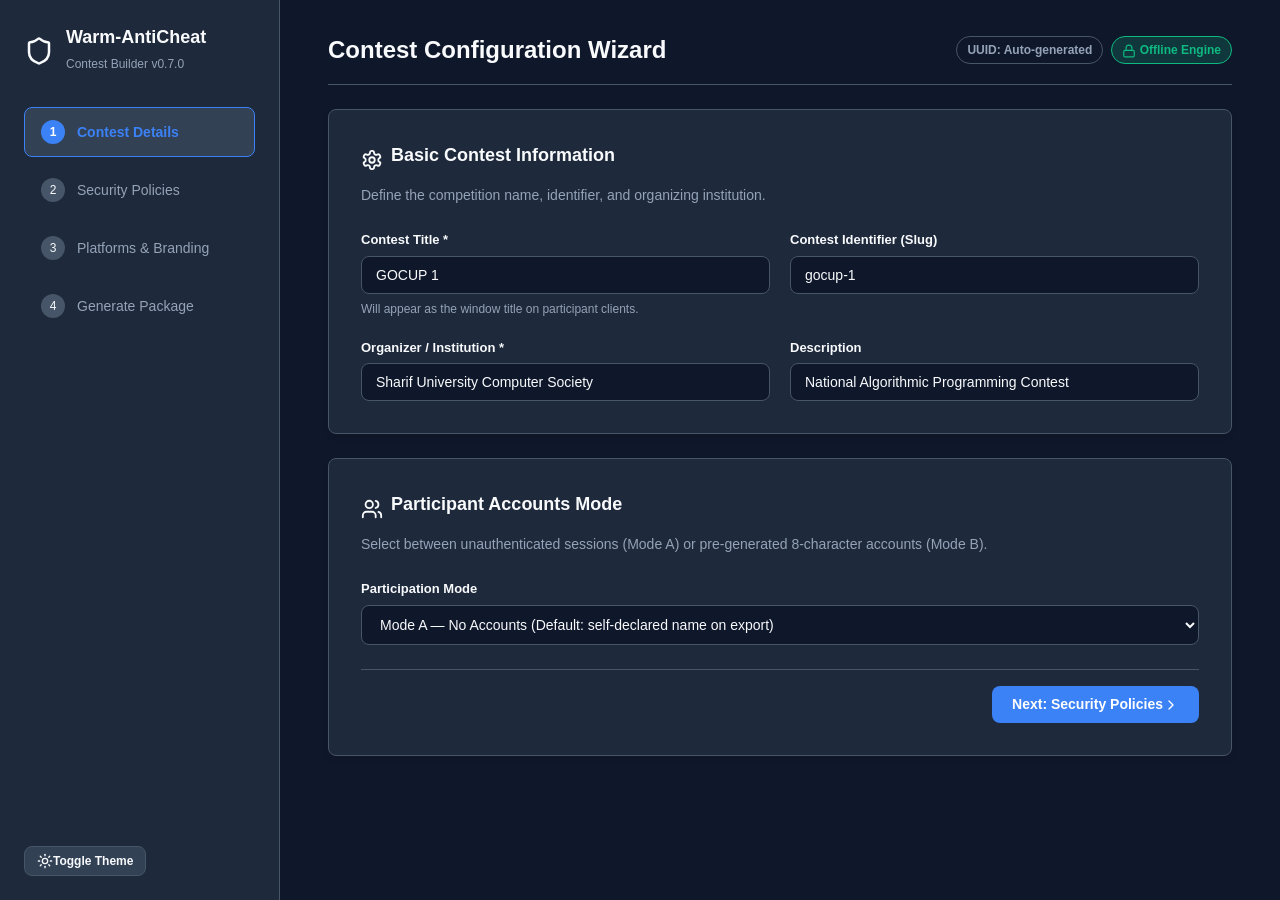
<file: apps/builder/ui/index.html>
<!DOCTYPE html>
<html lang="en" data-theme="dark">
<head>
  <meta charset="UTF-8">
  <meta name="viewport" content="width=device-width, initial-scale=1.0">
  <title>Warm-AntiCheat | Contest Builder</title>
  <link rel="icon" type="image/png" href="icon.png">
  <link rel="stylesheet" href="style.css">
</head>
<body>
  <div class="app-layout">
    <aside class="sidebar">
      <div class="brand">
        <div class="logo-shield" data-lucide="shield" data-size="30"></div>
        <div class="brand-text">
          <h2>Warm-AntiCheat</h2>
          <span class="subtext">Contest Builder v0.7.0</span>
        </div>
      </div>

      <nav class="nav-menu">
        <button class="nav-item active" data-step="1">
          <span class="step-num">1</span>
          <span class="step-label">Contest Details</span>
        </button>
        <button class="nav-item" data-step="2">
          <span class="step-num">2</span>
          <span class="step-label">Security Policies</span>
        </button>
        <button class="nav-item" data-step="3">
          <span class="step-num">3</span>
          <span class="step-label">Platforms &amp; Branding</span>
        </button>
        <button class="nav-item" data-step="4">
          <span class="step-num">4</span>
          <span class="step-label">Generate Package</span>
        </button>
      </nav>

      <div class="sidebar-footer">
        <button id="themeToggle" class="btn btn-secondary btn-sm">
          <span data-lucide="sun" data-size="16"></span>
          <span>Toggle Theme</span>
        </button>
      </div>
    </aside>

    <main class="main-content">
      <header class="content-header">
        <h1 id="pageTitle">Contest Configuration Wizard</h1>
        <div class="header-badges">
          <span class="badge badge-outline" id="contestUuidBadge">UUID: Auto-generated</span>
          <span class="badge badge-success"><span data-lucide="lock" data-size="14"></span> Offline Engine</span>
        </div>
      </header>

      <section class="wizard-step active" id="step1">
        <div class="card">
          <div style="display: flex; align-items: center; gap: 0.5rem; margin-bottom: 0.5rem;">
            <span data-lucide="settings" data-size="22"></span>
            <h3>Basic Contest Information</h3>
          </div>
          <p class="description">Define the competition name, identifier, and organizing institution.</p>
          
          <div class="form-grid">
            <div class="form-group">
              <label for="contestTitle">Contest Title *</label>
              <input type="text" id="contestTitle" value="GOCUP 1" placeholder="e.g. GOCUP 1" required>
              <span class="hint">Will appear as the window title on participant clients.</span>
            </div>

            <div class="form-group">
              <label for="contestId">Contest Identifier (Slug)</label>
              <input type="text" id="contestId" value="gocup-1" readonly>
            </div>

            <div class="form-group">
              <label for="organizerName">Organizer / Institution *</label>
              <input type="text" id="organizerName" value="Sharif University Computer Society" placeholder="e.g. ACM-ICPC Regional Committee" required>
            </div>

            <div class="form-group">
              <label for="contestDesc">Description</label>
              <input type="text" id="contestDesc" value="National Algorithmic Programming Contest" placeholder="Brief contest overview">
            </div>
          </div>
        </div>

        <div class="card mt-4">
          <div style="display: flex; align-items: center; gap: 0.5rem; margin-bottom: 0.5rem;">
            <span data-lucide="users" data-size="22"></span>
            <h3>Participant Accounts Mode</h3>
          </div>
          <p class="description">Select between unauthenticated sessions (Mode A) or pre-generated 8-character accounts (Mode B).</p>

          <div class="form-grid">
            <div class="form-group">
              <label for="participationMode">Participation Mode</label>
              <select id="participationMode">
                <option value="no_accounts" selected>Mode A — No Accounts (Default: self-declared name on export)</option>
                <option value="generated_accounts">Mode B — Generated Participant Accounts (Offline Argon2id)</option>
              </select>
            </div>

            <div class="form-group" id="accountCountGroup" style="display: none;">
              <label for="accountCount">Number of Participant Accounts</label>
              <input type="number" id="accountCount" value="50" min="1" max="10000">
            </div>
          </div>

          <div id="accountsActionGroup" style="display: none; margin-top: 1rem;">
            <div style="display: flex; gap: 0.5rem; align-items: center; flex-wrap: wrap;">
              <button class="btn btn-primary" id="previewAccountsBtn">
                <span data-lucide="key" data-size="16"></span>
                <span>Generate Accounts</span>
              </button>
              <button class="btn btn-secondary" id="regenerateAccountsBtn" style="display: none;">
                <span data-lucide="zap" data-size="16"></span>
                <span>Regenerate</span>
              </button>
              <button class="btn btn-secondary" id="copyAllCredsBtn" style="display: none;">
                <span data-lucide="file-text" data-size="16"></span>
                <span>Copy All</span>
              </button>
              <button class="btn btn-secondary" id="downloadCsvBtn" style="display: none;">
                <span data-lucide="download" data-size="16"></span>
                <span>Export CSV</span>
              </button>
              <button class="btn btn-secondary" id="downloadPdfBtn" style="display: none;">
                <span data-lucide="download" data-size="16"></span>
                <span>Export PDF</span>
              </button>
            </div>

            <div id="accountsPreviewArea" style="margin-top: 1rem; display: none;">
              <div style="background: rgba(239, 68, 68, 0.1); border: 1px solid rgba(239, 68, 68, 0.3); border-radius: 6px; padding: 0.75rem; margin-bottom: 1rem;">
                <strong style="color: #ef4444;"><span data-lucide="shield-alert" data-size="16"></span> Confidential Credentials:</strong>
                <span style="font-size: 0.85rem; color: var(--text-color);"> These passwords are visible exclusively to the contest administrator. They are not bundled into participant packages or stored in public logs.</span>
              </div>

              <div style="display: flex; justify-content: space-between; align-items: center; margin-bottom: 0.5rem;">
                <span class="badge badge-success" id="accountsStatusBadge"></span>
                <input type="text" id="accountsSearchInput" placeholder="Filter by username or UUID..." style="width: 250px; font-size: 0.85rem; padding: 0.35rem 0.5rem;">
              </div>

              <div style="max-height: 280px; overflow-y: auto; border: 1px solid var(--border-color); border-radius: 6px;">
                <table class="data-table" style="width: 100%; border-collapse: collapse; font-size: 0.85rem;">
                  <thead>
                    <tr style="background: var(--bg-card); position: sticky; top: 0; z-index: 1;">
                      <th style="padding: 0.5rem; text-align: left; width: 40px;">#</th>
                      <th style="padding: 0.5rem; text-align: left;">Username</th>
                      <th style="padding: 0.5rem; text-align: left;">Password</th>
                      <th style="padding: 0.5rem; text-align: left;">Account UUID</th>
                      <th style="padding: 0.5rem; text-align: center; width: 140px;">Actions</th>
                    </tr>
                  </thead>
                  <tbody id="accountsTableBody"></tbody>
                </table>
              </div>
            </div>
          </div>

          <div class="step-actions mt-4">
            <button class="btn btn-primary next-step" data-next="2">Next: Security Policies <span data-lucide="chevron-right" data-size="16"></span></button>
          </div>
        </div>
      </section>

      <section class="wizard-step" id="step2">
        <div class="card">
          <div style="display: flex; align-items: center; gap: 0.5rem; margin-bottom: 0.5rem;">
            <span data-lucide="shield-check" data-size="22"></span>
            <h3>Prohibited Applications &amp; Restricted Domains</h3>
          </div>
          <p class="description">Configure which process executables and online domains trigger policy events.</p>

          <div class="policy-section">
            <h4>Prohibited Executables (Local AI &amp; Inference Runtimes)</h4>
            <div class="tags-input-container" id="appsContainer"></div>
            <div class="input-with-btn">
              <input type="text" id="newAppInput" placeholder="Add executable (e.g. ollama.exe)">
              <button class="btn btn-secondary" id="addAppBtn"><span data-lucide="plus" data-size="16"></span> Add Application</button>
            </div>
          </div>

          <div class="policy-section mt-4">
            <h4>Restricted Online Domains</h4>
            <div class="tags-input-container" id="domainsContainer"></div>
            <div class="input-with-btn">
              <input type="text" id="newDomainInput" placeholder="Add domain (e.g. chatgpt.com)">
              <button class="btn btn-secondary" id="addDomainBtn"><span data-lucide="plus" data-size="16"></span> Add Domain</button>
            </div>
          </div>

          <div class="policy-section mt-4" style="background: rgba(14, 165, 233, 0.05); border: 1px solid rgba(14, 165, 233, 0.2); border-radius: 8px; padding: 1rem;">
            <div style="display: flex; align-items: center; gap: 0.5rem; margin-bottom: 0.25rem;">
              <span data-lucide="file-code" data-size="20"></span>
              <h4>Built-in Offline C++ Compiler (GNU G++ C++23)</h4>
            </div>
            <p class="description">Bundle a complete, self-contained offline C++23 compiler and &lt;bits/stdc++.h&gt; toolchain directly into participant client packages.</p>
            <label style="display: flex; align-items: center; gap: 0.5rem; cursor: pointer; font-weight: 600; margin-top: 0.5rem;">
              <input type="checkbox" id="enableCppCompiler">
              <span>Enable Built-in C++ Compiler (Default: Disabled)</span>
            </label>
          </div>

          <div class="step-actions mt-4">
            <button class="btn btn-secondary prev-step" data-prev="1"><span data-lucide="chevron-left" data-size="16"></span> Back</button>
            <button class="btn btn-primary next-step" data-next="3">Next: Platforms &amp; Branding <span data-lucide="chevron-right" data-size="16"></span></button>
          </div>
        </div>
      </section>

      <section class="wizard-step" id="step3">
        <div class="card">
          <div style="display: flex; align-items: center; gap: 0.5rem; margin-bottom: 0.5rem;">
            <span data-lucide="cpu" data-size="22"></span>
            <h3>Target Platforms &amp; Distribution Configuration</h3>
          </div>
          <p class="description">Select supported operating systems and interface styling.</p>

          <div class="checkbox-group">
            <label class="checkbox-card">
              <input type="checkbox" id="platWin" checked>
              <div class="checkbox-card-content">
                <strong>Windows</strong>
                <span>x86_64 &amp; ARM64 (.exe / .msi)</span>
              </div>
            </label>

            <label class="checkbox-card">
              <input type="checkbox" id="platLinux" checked>
              <div class="checkbox-card-content">
                <strong>Linux</strong>
                <span>x86_64 &amp; aarch64 (AppImage / .deb)</span>
              </div>
            </label>

            <label class="checkbox-card">
              <input type="checkbox" id="platMac" checked>
              <div class="checkbox-card-content">
                <strong>macOS</strong>
                <span>Universal Binary (Apple Silicon &amp; Intel DMG)</span>
              </div>
            </label>
          </div>

          <div class="form-grid mt-4">
            <div class="form-group">
              <label for="outputDirectory">Output Directory</label>
              <div class="input-with-btn">
                <input type="text" id="outputDirectory" value="./dist">
                <button class="btn btn-secondary" id="browseOutputDirBtn" type="button">
                  <span data-lucide="folder" data-size="16"></span> Browse...
                </button>
              </div>
              <span class="hint">Directory where contest packages and participant executables are generated.</span>
            </div>
            <div class="form-group">
              <label for="clientTheme">Participant Client Default Theme</label>
              <select id="clientTheme">
                <option value="dark">Dark Theme (Default)</option>
                <option value="light">Light Theme</option>
              </select>
            </div>
          </div>

          <div class="step-actions mt-4">
            <button class="btn btn-secondary prev-step" data-prev="2"><span data-lucide="chevron-left" data-size="16"></span> Back</button>
            <button class="btn btn-primary next-step" data-next="4">Next: Review &amp; Generate <span data-lucide="chevron-right" data-size="16"></span></button>
          </div>
        </div>
      </section>

      <section class="wizard-step" id="step4">
        <div class="card">
          <div style="display: flex; align-items: center; gap: 0.5rem; margin-bottom: 0.5rem;">
            <span data-lucide="package" data-size="22"></span>
            <h3>Generate Contest Distribution Package</h3>
          </div>
          <p class="description">Generate cryptographic keys, sign contest manifests, and assemble participant packages.</p>

          <div class="summary-box">
            <div class="summary-item"><strong>Title:</strong> <span id="summaryTitle">GOCUP 1</span></div>
            <div class="summary-item"><strong>Identifier:</strong> <span id="summaryId">gocup-1</span></div>
            <div class="summary-item"><strong>Organizer:</strong> <span id="summaryOrganizer">Sharif University Computer Society</span></div>
            <div class="summary-item"><strong>Participation Mode:</strong> <span id="summaryMode">Mode A (No Accounts)</span></div>
            <div class="summary-item"><strong>Prohibited Executables:</strong> <span id="summaryAppsCount">24</span> rules</div>
            <div class="summary-item"><strong>Restricted Domains:</strong> <span id="summaryDomainsCount">8</span> domains</div>
            <div class="summary-item"><strong>Output Directory:</strong> <span id="summaryOutput">./dist/gocup-1/</span></div>
          </div>

          <div class="build-action-box">
            <button class="btn btn-success btn-lg" id="generateBtn">
              <span data-lucide="package" data-size="20"></span>
              <span>Generate Contest Package</span>
            </button>
          </div>

          <div id="generationSuccessCard" style="display: none; background: rgba(34, 197, 94, 0.1); border: 1px solid rgba(34, 197, 94, 0.4); border-radius: 8px; padding: 1rem; margin-top: 1rem;">
            <div style="display: flex; align-items: center; gap: 0.5rem; color: #22c55e;">
              <span data-lucide="check-circle" data-size="22"></span>
              <strong style="font-size: 1.05rem;">Contest Package Generated Successfully!</strong>
            </div>
            <p id="generationSuccessMessage" style="margin: 0.5rem 0 0 0; font-size: 0.9rem;"></p>
          </div>

          <div class="build-logs-container" id="logsContainer" style="display: none;">
            <h4>Build Output &amp; Execution Logs</h4>
            <pre class="logs-console" id="logOutput"></pre>
          </div>

          <div class="step-actions mt-4">
            <button class="btn btn-secondary prev-step" data-prev="3"><span data-lucide="chevron-left" data-size="16"></span> Back</button>
          </div>
        </div>
      </section>
    </main>
  </div>

  <script src="icons.js"></script>
  <script src="app.js"></script>
</body>
</html>
</file>
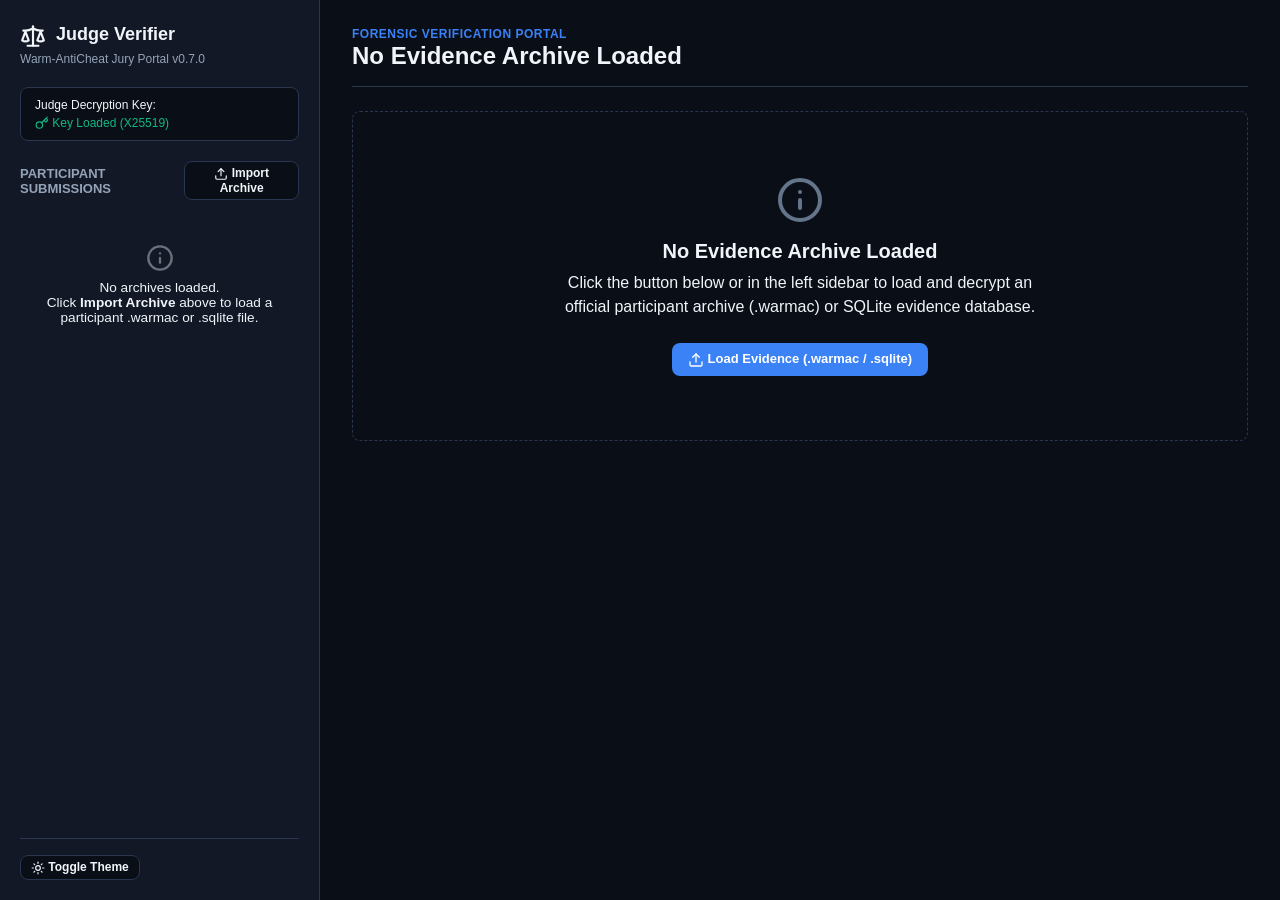
<file: apps/judge/ui/index.html>
<!DOCTYPE html>
<html lang="en" data-theme="dark">
<head>
  <meta charset="UTF-8">
  <meta name="viewport" content="width=device-width, initial-scale=1.0">
  <title>Warm-AntiCheat | Judge Verifier</title>
  <link rel="icon" type="image/png" href="icon.png">
  <link rel="stylesheet" href="style.css">
</head>
<body>
  <div class="judge-layout">
    <aside class="judge-sidebar">
      <div class="sidebar-header">
        <div class="brand-row">
          <span class="icon" data-lucide="scale" data-size="26"></span>
          <h2>Judge Verifier</h2>
        </div>
        <span class="version-label">Warm-AntiCheat Jury Portal v0.7.0</span>
      </div>

      <div class="key-status-box">
        <label>Judge Decryption Key:</label>
        <span class="key-badge text-success"><span data-lucide="key" data-size="14"></span> Key Loaded (X25519)</span>
      </div>

      <div class="section-title">
        <span>Participant Submissions</span>
        <button class="btn btn-sm btn-secondary" id="importBtn">
          <span data-lucide="upload" data-size="14"></span>
          <span>Import Archive</span>
        </button>
      </div>

      <div class="participants-list" id="participantsList"></div>

      <div class="sidebar-footer">
        <button class="btn btn-secondary btn-sm" id="themeToggle">
          <span data-lucide="sun" data-size="14"></span>
          <span>Toggle Theme</span>
        </button>
      </div>
    </aside>

    <main class="judge-main">
      <header class="main-header">
        <div>
          <span class="contest-subtitle">FORENSIC VERIFICATION PORTAL</span>
          <h1 id="selectedParticipantTitle">No Evidence Archive Loaded</h1>
        </div>
        <div class="verdict-banner" id="verdictBanner" style="display: none;">
          <span class="verdict-pill" id="verdictPill">SAFE</span>
        </div>
      </header>

      <div id="emptyStateCard" style="padding: 4rem 2rem; text-align: center; border: 1px dashed var(--border-color); border-radius: 8px; margin-top: 1.5rem; background: var(--card-bg);">
        <span data-lucide="file-search" data-size="48" style="color: #64748b; margin-bottom: 1rem; display: block; margin: 0 auto 1rem;"></span>
        <h3 style="margin-bottom: 0.5rem; font-size: 1.25rem;">No Evidence Archive Loaded</h3>
        <p style="color: var(--text-muted); max-width: 480px; margin: 0 auto 1.5rem; line-height: 1.5;">Click the button below or in the left sidebar to load and decrypt an official participant archive (.warmac) or SQLite evidence database.</p>
        <button class="btn btn-primary" id="mainImportBtn">
          <span data-lucide="upload" data-size="16"></span>
          <span>Load Evidence (.warmac / .sqlite)</span>
        </button>
      </div>

      <div id="inspectorContent" style="display: none;">
        <div class="card mt-2" id="accountMetadataCard" style="display: none; background: rgba(59, 130, 246, 0.05); border: 1px solid rgba(59, 130, 246, 0.2); margin-bottom: 1rem;">
          <div style="display: flex; justify-content: space-between; align-items: center;">
            <div style="display: flex; align-items: center; gap: 0.5rem;">
              <span data-lucide="users" data-size="18"></span>
              <span class="badge badge-outline" id="participationModeBadge">Mode A (No Accounts)</span>
              <span style="font-size: 0.9rem;" id="accountDetailText">Self-declared handle: None</span>
            </div>
            <div id="duplicateAlertBadge" style="display: none;" class="badge badge-danger">
              <span data-lucide="alert-triangle" data-size="14"></span>
              <span>Duplicate Account Detected Across Sessions</span>
            </div>
          </div>
        </div>

        <div class="stats-row">
          <div class="stat-card">
            <span class="label">Hash Chain</span>
            <span class="value text-success" id="statHashChain">VERIFIED (SHA-256)</span>
          </div>
          <div class="stat-card">
            <span class="label">Total Events</span>
            <span class="value" id="statTotalEvents">0</span>
          </div>
          <div class="stat-card">
            <span class="label">Critical Findings</span>
            <span class="value text-danger" id="statCriticalFindings">0</span>
          </div>
          <div class="stat-card">
            <span class="label">Monitoring Gaps</span>
            <span class="value" id="statGaps">0</span>
          </div>
        </div>

        <div class="card mt-4" id="findingsCard">
          <div style="display: flex; align-items: center; gap: 0.5rem; margin-bottom: 0.5rem;">
            <span data-lucide="shield-alert" data-size="20"></span>
            <h3>Forensic Findings &amp; Violations</h3>
          </div>
          <div class="findings-list" id="findingsList"></div>
        </div>

        <div class="card mt-4" id="evidenceScreenshotsCard" style="display: none;">
          <div style="display: flex; align-items: center; gap: 0.5rem; margin-bottom: 0.5rem;">
            <span data-lucide="camera" data-size="20"></span>
            <h3>Event-Triggered Evidence Screenshots</h3>
          </div>
          <p class="description">Authorized screen captures triggered during suspicious process execution, restricted domain navigation, or security events.</p>
          <div id="screenshotsGallery" style="display: grid; grid-template-columns: repeat(auto-fill, minmax(260px, 1fr)); gap: 1rem; margin-top: 1rem;"></div>
        </div>

        <div class="card mt-4 ai-card">
          <div class="ai-header">
            <div style="display: flex; align-items: center; gap: 0.5rem;">
              <span data-lucide="bot" data-size="22"></span>
              <h3>Advisory AI Forensic Summary</h3>
            </div>
            <span class="badge badge-warning">Advisory Only - Human Review Mandatory</span>
          </div>
          <div class="ai-body" id="aiSummaryBody"></div>
        </div>

        <div class="card mt-4">
          <div class="timeline-header">
            <div style="display: flex; align-items: center; gap: 0.5rem;">
              <span data-lucide="clock" data-size="20"></span>
              <h3>Audit Event Timeline</h3>
            </div>
            <div class="filter-buttons">
              <button class="filter-btn active" data-cat="all">All</button>
              <button class="filter-btn" data-cat="Compiler">Compiler</button>
              <button class="filter-btn" data-cat="Process">Process</button>
              <button class="filter-btn" data-cat="Browser">Browser</button>
              <button class="filter-btn" data-cat="Network">Network</button>
              <button class="filter-btn" data-cat="Auth">Auth</button>
              <button class="filter-btn" data-cat="SystemLifecycle">Lifecycle</button>
            </div>
          </div>

          <div class="timeline-table-container">
            <table class="timeline-table">
              <thead>
                <tr>
                  <th>Seq</th>
                  <th>Timestamp (UTC)</th>
                  <th>Category</th>
                  <th>Payload Event Details</th>
                  <th>Event Hash</th>
                </tr>
              </thead>
              <tbody id="timelineTbody"></tbody>
            </table>
          </div>
        </div>

        <div class="card mt-4" id="compilerCard">
          <div style="display: flex; justify-content: space-between; align-items: center; margin-bottom: 0.5rem;">
            <div style="display: flex; align-items: center; gap: 0.5rem;">
              <span data-lucide="file-code" data-size="20"></span>
              <h3>Built-in C++ Compiler Forensic Inspection</h3>
            </div>
            <button class="btn btn-secondary btn-sm" id="exportCompilerReportBtn">
              <span data-lucide="download" data-size="14"></span>
              <span>Export Compiler Activity Report</span>
            </button>
          </div>
          <p class="description">Review exact source snapshots, compiler diagnostics, and execution events cryptographically recorded in the hash chain.</p>
          <div id="compilerActivityContent" style="background: #020617; padding: 1rem; border-radius: 6px; border: 1px solid #1e293b; font-family: monospace; font-size: 0.9rem; max-height: 350px; overflow-y: auto; color: #cbd5e1;">
            No built-in compiler attempts recorded for this participant. (Absence does not imply external compiler use).
          </div>
        </div>

        <div class="card mt-4">
          <div style="display: flex; align-items: center; gap: 0.5rem; margin-bottom: 0.5rem;">
            <span data-lucide="file-text" data-size="20"></span>
            <h3>Judge Notes &amp; Decision</h3>
          </div>
          <textarea id="judgeNotes" placeholder="Enter confidential jury rationale and observations here..."></textarea>
          <div class="action-row mt-2">
            <button class="btn btn-primary" id="saveDecisionBtn">
              <span data-lucide="check" data-size="16"></span>
              <span>Save Official Verdict</span>
            </button>
          </div>
        </div>
      </div>
    </main>
  </div>

  <script src="icons.js"></script>
  <script src="app.js"></script>
</body>
</html>
</file>
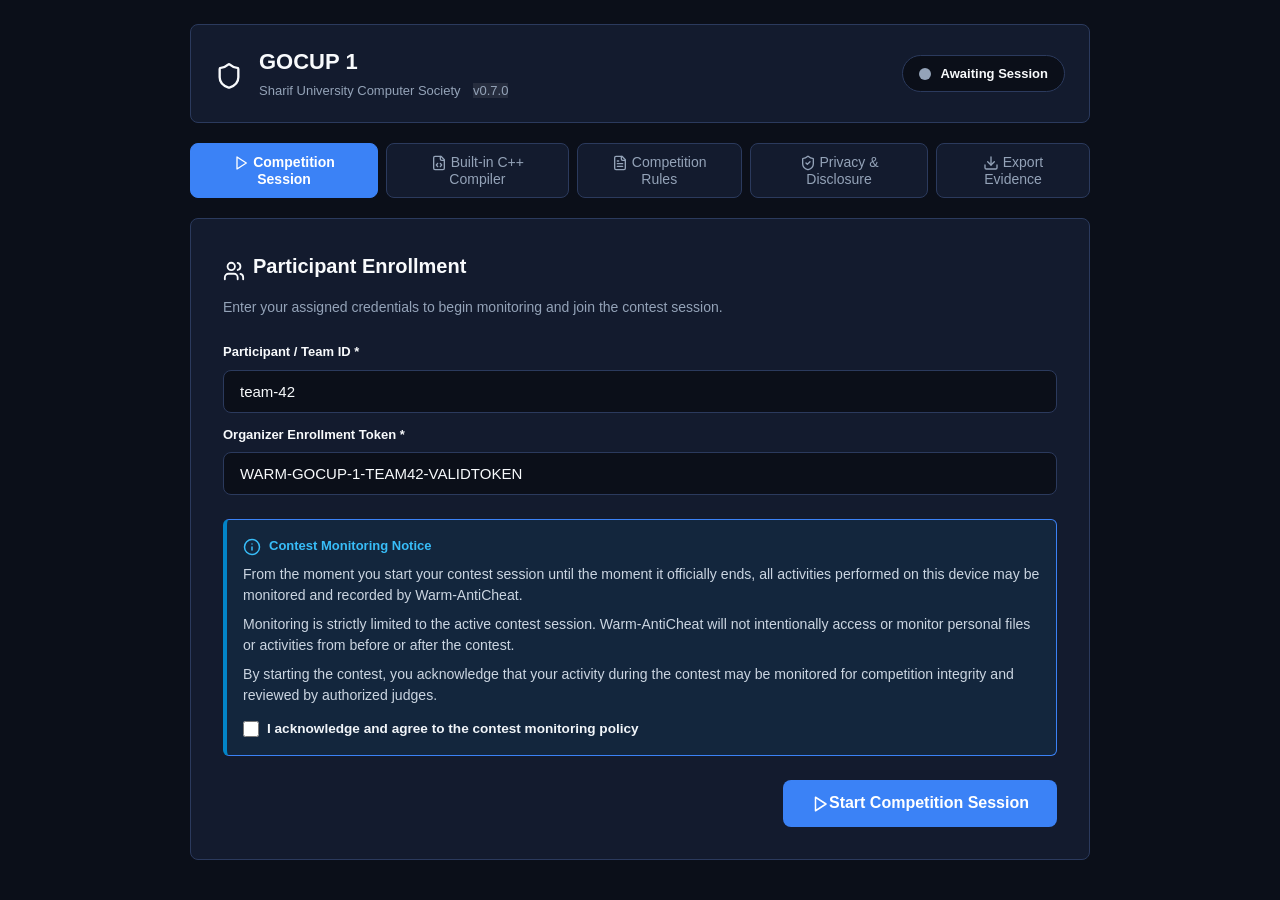
<file: apps/participant/ui/index.html>
<!DOCTYPE html>
<html lang="en" data-theme="dark">
<head>
  <meta charset="UTF-8">
  <meta name="viewport" content="width=device-width, initial-scale=1.0">
  <title id="windowTitle">Warm-AntiCheat | Participant Client</title>
  <link rel="icon" type="image/png" href="icon.png">
  <link rel="stylesheet" href="style.css">
</head>
<body>
  <div class="client-container">
    <header class="client-header">
      <div class="header-branding">
        <span class="shield-icon" data-lucide="shield" data-size="28"></span>
        <div>
          <h1 id="contestHeaderTitle">GOCUP 1</h1>
          <span class="organizer-badge" id="organizerName">Sharif University Computer Society</span>
          <span class="organizer-badge" style="background: rgba(255, 255, 255, 0.08); margin-left: 0.5rem;">v0.7.0</span>
        </div>
      </div>
      <div class="header-status">
        <span class="status-indicator status-idle" id="sessionStatusIndicator"></span>
        <span class="status-text" id="sessionStatusText">Awaiting Session</span>
      </div>
    </header>

    <nav class="client-tabs">
      <button class="tab-btn active" data-tab="sessionTab"><span data-lucide="play" data-size="16"></span> Competition Session</button>
      <button class="tab-btn" data-tab="compilerTab" id="compilerNavBtn"><span data-lucide="file-code" data-size="16"></span> Built-in C++ Compiler</button>
      <button class="tab-btn" data-tab="rulesTab"><span data-lucide="file-text" data-size="16"></span> Competition Rules</button>
      <button class="tab-btn" data-tab="privacyTab"><span data-lucide="shield-check" data-size="16"></span> Privacy &amp; Disclosure</button>
      <button class="tab-btn" data-tab="exportTab"><span data-lucide="download" data-size="16"></span> Export Evidence</button>
    </nav>

    <main class="tab-content active" id="sessionTab">
      <div class="card" id="loginCard" style="display: none;">
        <div style="display: flex; align-items: center; gap: 0.5rem; margin-bottom: 0.5rem;">
          <span data-lucide="lock" data-size="22"></span>
          <h2>Participant Account Login</h2>
        </div>
        <p class="description">This competition requires contestant credentials. Authenticate locally using your assigned account.</p>

        <div class="form-group">
          <label for="loginUsername">Contest Username *</label>
          <input type="text" id="loginUsername" placeholder="e.g. GOCUP-001" autocomplete="username">
        </div>

        <div class="form-group mt-2">
          <label for="loginPassword">8-Character Password *</label>
          <div style="display: flex; gap: 0.5rem; align-items: center;">
            <input type="password" id="loginPassword" placeholder="Enter assigned 8-character password" maxlength="32" autocomplete="current-password" style="flex: 1;">
            <button type="button" class="btn btn-secondary" id="togglePasswordBtn" style="white-space: nowrap; padding: 0.5rem 0.75rem;">Show</button>
          </div>
        </div>

        <div id="loginError" class="callout mt-2" style="display: none; background: rgba(239, 68, 68, 0.1); border-left: 4px solid #ef4444; color: #f87171;">
          <span data-lucide="alert-triangle" data-size="16"></span>
          <span id="loginErrorText">Invalid credentials</span>
        </div>

        <div class="callout mt-4" style="background: rgba(14, 165, 233, 0.08); border-left: 4px solid #0284c7; padding: 1rem; border-radius: 6px;">
          <h4 style="margin: 0 0 0.5rem 0; color: #38bdf8; display: flex; align-items: center; gap: 0.5rem;">
            <span data-lucide="info" data-size="18"></span> Contest Monitoring Notice
          </h4>
          <p style="font-size: 0.88rem; line-height: 1.5; color: #cbd5e1; margin-bottom: 0.5rem;">
            From the moment you start your contest session until the moment it officially ends, all activities performed on this device may be monitored and recorded by Warm-AntiCheat.
          </p>
          <p style="font-size: 0.88rem; line-height: 1.5; color: #cbd5e1; margin-bottom: 0.5rem;">
            Monitoring is strictly limited to the active contest session. Warm-AntiCheat will not intentionally access or monitor personal files or activities from before or after the contest.
          </p>
          <p style="font-size: 0.88rem; line-height: 1.5; color: #cbd5e1; margin-bottom: 0.75rem;">
            By starting the contest, you acknowledge that your activity during the contest may be monitored for competition integrity and reviewed by authorized judges.
          </p>
          <label style="display: flex; align-items: center; gap: 0.5rem; font-size: 0.85rem; font-weight: 600; color: #f1f5f9; cursor: pointer;">
            <input type="checkbox" id="loginNoticeAck" style="width: 16px; height: 16px; cursor: pointer;">
            <span>I acknowledge and agree to the contest monitoring policy</span>
          </label>
        </div>

        <div class="action-row mt-4">
          <button class="btn btn-primary btn-lg" id="submitLoginBtn" disabled>
            <span data-lucide="log-in" data-size="18"></span>
            <span>Authenticate &amp; Enter Contest</span>
          </button>
        </div>
      </div>

      <div class="card" id="enrollmentCard">
        <div style="display: flex; align-items: center; gap: 0.5rem; margin-bottom: 0.5rem;">
          <span data-lucide="users" data-size="22"></span>
          <h2>Participant Enrollment</h2>
        </div>
        <p class="description">Enter your assigned credentials to begin monitoring and join the contest session.</p>

        <div class="form-group">
          <label for="participantId">Participant / Team ID *</label>
          <input type="text" id="participantId" value="team-42" placeholder="e.g. team-42">
        </div>

        <div class="form-group mt-2">
          <label for="enrollmentToken">Organizer Enrollment Token *</label>
          <input type="text" id="enrollmentToken" value="WARM-GOCUP-1-TEAM42-VALIDTOKEN" placeholder="Paste your proctor-issued token">
        </div>

        <div class="callout mt-4" style="background: rgba(14, 165, 233, 0.08); border-left: 4px solid #0284c7; padding: 1rem; border-radius: 6px;">
          <h4 style="margin: 0 0 0.5rem 0; color: #38bdf8; display: flex; align-items: center; gap: 0.5rem;">
            <span data-lucide="info" data-size="18"></span> Contest Monitoring Notice
          </h4>
          <p style="font-size: 0.88rem; line-height: 1.5; color: #cbd5e1; margin-bottom: 0.5rem;">
            From the moment you start your contest session until the moment it officially ends, all activities performed on this device may be monitored and recorded by Warm-AntiCheat.
          </p>
          <p style="font-size: 0.88rem; line-height: 1.5; color: #cbd5e1; margin-bottom: 0.5rem;">
            Monitoring is strictly limited to the active contest session. Warm-AntiCheat will not intentionally access or monitor personal files or activities from before or after the contest.
          </p>
          <p style="font-size: 0.88rem; line-height: 1.5; color: #cbd5e1; margin-bottom: 0.75rem;">
            By starting the contest, you acknowledge that your activity during the contest may be monitored for competition integrity and reviewed by authorized judges.
          </p>
          <label style="display: flex; align-items: center; gap: 0.5rem; font-size: 0.85rem; font-weight: 600; color: #f1f5f9; cursor: pointer;">
            <input type="checkbox" id="enrollNoticeAck" style="width: 16px; height: 16px; cursor: pointer;">
            <span>I acknowledge and agree to the contest monitoring policy</span>
          </label>
        </div>

        <div class="action-row mt-4">
          <button class="btn btn-primary btn-lg" id="startSessionBtn" disabled>
            <span data-lucide="play" data-size="18"></span>
            <span>Start Competition Session</span>
          </button>
        </div>
      </div>

      <div class="card" id="activeSessionCard" style="display: none;">
        <div class="session-stats-grid">
          <div class="stat-box">
            <span class="stat-label">Participant ID</span>
            <span class="stat-value" id="activeParticipantId">team-42</span>
          </div>
          <div class="stat-box">
            <span class="stat-label">Session Elapsed</span>
            <span class="stat-value font-mono" id="elapsedTimer">00:00:00</span>
          </div>
          <div class="stat-box">
            <span class="stat-label">Events Recorded</span>
            <span class="stat-value font-mono" id="eventsCount">0</span>
          </div>
          <div class="stat-box">
            <span class="stat-label">Hash Chain</span>
            <span class="stat-value text-success"><span data-lucide="check-circle" data-size="16"></span> Verified</span>
          </div>
        </div>

        <div class="monitor-indicators-grid mt-4">
          <div class="indicator-item">
            <span class="dot dot-active"></span>
            <span>Process Monitor Active</span>
          </div>
          <div class="indicator-item">
            <span class="dot dot-active"></span>
            <span>Restricted Domain Filter Active</span>
          </div>
          <div class="indicator-item">
            <span class="dot dot-active"></span>
            <span>Network Transition Logger Active</span>
          </div>
          <div class="indicator-item">
            <span class="dot dot-active"></span>
            <span>Tamper-Evident SHA-256 Storage</span>
          </div>
        </div>

        <div class="action-row mt-4">
          <button class="btn btn-secondary" id="concludeSessionBtn" disabled style="opacity: 0.65; cursor: not-allowed;" title="Protected: Session can only be concluded via Official Proctor USB">
            <span data-lucide="lock" data-size="18"></span>
            <span>Conclude Session (Proctor USB Required)</span>
          </button>
        </div>

        <div style="margin-top: 1rem; padding: 0.75rem 1rem; background: rgba(56, 189, 248, 0.08); border: 1px solid rgba(56, 189, 248, 0.25); border-radius: 6px; font-size: 0.8rem; color: #94a3b8; display: flex; align-items: center; gap: 0.5rem;">
          <span data-lucide="shield-alert" data-size="18" style="color: #38bdf8; flex-shrink: 0;"></span>
          <span><strong>Tamper & Close Protection Active:</strong> Closing this window will keep Warm-AntiCheat running continuously in the background. The contest container (.warmac) is guarded and cannot be closed without the Official Proctor USB.</span>
        </div>
      </div>
    </main>

    <div class="tab-content" id="rulesTab">
      <div class="card">
        <h2>Official Competition Rules</h2>
        <ul class="rules-list mt-2">
          <li><strong>Prohibited AI Models:</strong> Local inference runtimes (e.g. Ollama, LM Studio, llama.cpp, Jan) are strictly prohibited during the contest window.</li>
          <li><strong>Restricted Domains:</strong> Online chat interfaces and LLMs (ChatGPT, Claude, Gemini, Copilot, Perplexity) may not be accessed.</li>
          <li><strong>Continuity:</strong> Do not terminate the participant client during the contest. If your device restarts or sleeps, relaunch the client immediately.</li>
          <li><strong>Submission:</strong> At the conclusion of the contest, export your sealed evidence archive and hand it to a proctor.</li>
        </ul>
      </div>
    </div>

    <div class="tab-content" id="privacyTab">
      <div class="card">
        <h2>Contest Monitoring Notice &amp; Privacy</h2>
        <div class="callout mt-2" style="background: rgba(14, 165, 233, 0.08); border-left: 4px solid #0284c7; padding: 1.25rem; border-radius: 6px;">
          <h3 style="margin-top: 0; color: #38bdf8; display: flex; align-items: center; gap: 0.5rem;">
            <span data-lucide="shield" data-size="20"></span> Contest Monitoring Notice
          </h3>
          <p style="font-size: 0.95rem; line-height: 1.6; color: #e2e8f0; margin-bottom: 0.75rem;">
            From the moment you start your contest session until the moment it officially ends, all activities performed on this device may be monitored and recorded by Warm-AntiCheat.
          </p>
          <p style="font-size: 0.95rem; line-height: 1.6; color: #e2e8f0; margin-bottom: 0.75rem;">
            Monitoring is strictly limited to the active contest session. Warm-AntiCheat will not intentionally access or monitor personal files or activities from before or after the contest.
          </p>
          <p style="font-size: 0.95rem; line-height: 1.6; color: #e2e8f0; margin-bottom: 0;">
            By starting the contest, you acknowledge that your activity during the contest may be monitored for competition integrity and reviewed by authorized judges.
          </p>
        </div>

        <div class="callout mt-4">
          <strong>Asymmetric Privacy Guarantee:</strong> All event payloads and evidence attachments are encrypted with AES-256-GCM using the competition judge's public key. Data cannot be read by anyone on your machine.
        </div>
      </div>
    </div>

    <div class="tab-content" id="compilerTab">
      <div class="card">
        <div style="display: flex; justify-content: space-between; align-items: center;">
          <h2>Built-in C++23 Compiler &amp; Runner</h2>
          <span class="badge text-success" id="toolchainBadge" style="background: rgba(34, 197, 94, 0.1); border: 1px solid rgba(34, 197, 94, 0.3); padding: 0.35rem 0.75rem; border-radius: 6px; font-size: 0.85rem;">
            <span data-lucide="check-circle" data-size="14"></span> Bundled GNU G++ (C++23) &lt;bits/stdc++.h&gt;
          </span>
        </div>
        <p class="description">Self-contained offline GNU G++ toolchain bundled with the client. Zero system dependencies or external compilers required.</p>

        <div class="callout" style="background: rgba(14, 165, 233, 0.05); border-left: 4px solid #0ea5e9; padding: 0.75rem 1rem; margin-bottom: 1rem;">
          <strong>Audit Notice:</strong> Source snapshots, compilation diagnostics, and executable execution events are cryptographically recorded into the contest hash-chain log for judge verification.
        </div>

        <div class="form-group">
          <div style="display: flex; justify-content: space-between; align-items: center; margin-bottom: 0.25rem;">
            <label for="cppSourceEditor">C++ Source Code (solution.cpp)</label>
            <input type="file" id="cppFileInput" accept=".cpp,.cc,.cxx,.h,.hpp" style="font-size: 0.85rem;">
          </div>
          <textarea id="cppSourceEditor" rows="12" style="font-family: monospace; font-size: 0.95rem; width: 100%; border-radius: 6px; padding: 0.75rem; background: #0f172a; color: #f8fafc; border: 1px solid #334155; resize: vertical;">#include &lt;bits/stdc++.h&gt;

int main() {
    std::ios_base::sync_with_stdio(false);
    std::cin.tie(NULL);

    std::cout &lt;&lt; "Warm-AntiCheat C++23 Solution Ready!" &lt;&lt; std::endl;
    return 0;
}
</textarea>
        </div>

        <div class="action-row mt-2" style="display: flex; gap: 0.75rem;">
          <button class="btn btn-primary btn-lg" id="compileRunBtn">
            <span data-lucide="play" data-size="18"></span>
            <span>Compile &amp; Run (g++ -std=c++23 -O2)</span>
          </button>
          <button class="btn btn-secondary btn-lg" id="stopExecutionBtn" style="color: #ef4444;">
            <span data-lucide="square" data-size="18"></span>
            <span>Stop Execution</span>
          </button>
        </div>

        <div class="form-group mt-4">
          <label for="terminalStdin">Standard Input (stdin)</label>
          <textarea id="terminalStdin" rows="3" placeholder="Paste test case input here..." style="font-family: monospace; font-size: 0.9rem; width: 100%; border-radius: 6px; padding: 0.5rem; background: #0f172a; color: #f8fafc; border: 1px solid #334155;"></textarea>
        </div>

        <div class="form-group mt-2">
          <label>Program Output &amp; Terminal (stdout / stderr / diagnostics)</label>
          <pre id="terminalOutput" style="background: #020617; color: #38bdf8; padding: 1rem; border-radius: 6px; min-height: 120px; max-height: 300px; overflow-y: auto; font-family: monospace; font-size: 0.9rem; border: 1px solid #1e293b; white-space: pre-wrap;">[Terminal ready. Click 'Compile &amp; Run' to execute using the bundled offline GNU G++ C++23 compiler.]</pre>
        </div>
      </div>
    </div>

    <div class="tab-content" id="exportTab">
      <div class="card">
        <div style="display: flex; align-items: center; gap: 0.5rem; margin-bottom: 0.5rem;">
          <span data-lucide="download" data-size="22"></span>
          <h2>Export Sealed Evidence Archive</h2>
        </div>
        <p class="description">Export your competition audit log to a USB drive or local directory for judge evaluation.</p>

        <div class="form-group mt-2">
          <label for="exportPathInput">Export Destination Directory</label>
          <div style="display: flex; gap: 0.5rem; align-items: center;">
            <input type="text" id="exportPathInput" value="./export" style="flex: 1;">
            <button class="btn btn-secondary" id="browseExportDirBtn" type="button" style="white-space: nowrap;">
              <span data-lucide="folder-open" data-size="16"></span> Browse...
            </button>
          </div>
        </div>

        <div class="action-row mt-4">
          <button class="btn btn-success btn-lg" id="exportBtn">
            <span data-lucide="download" data-size="18"></span>
            <span>Export Evidence Package</span>
          </button>
        </div>

        <div class="callout mt-4" id="exportResult" style="display: none;">
          <strong>Export Status:</strong> <span id="exportResultText"></span>
        </div>

        <div class="callout mt-4" id="usbExportAlert" style="display: none; background: rgba(34, 197, 94, 0.1); border-left: 4px solid #22c55e; color: #4ade80;">
          <div style="display: flex; align-items: center; gap: 0.5rem;">
            <span data-lucide="check-circle" data-size="18"></span>
            <strong>Authorized USB Drive Detected</strong>
          </div>
          <p id="usbAlertText" style="margin: 0.5rem 0 0 0; font-size: 0.9rem;"></p>
        </div>
      </div>
    </div>
  </div>

  <div id="exportModalOverlay" style="display: none; position: fixed; inset: 0; background: rgba(0,0,0,0.7); z-index: 1000; align-items: center; justify-content: center;">
    <div style="background: #1e293b; border: 1px solid #334155; border-radius: 8px; width: 90%; max-width: 440px; padding: 1.5rem; box-shadow: 0 10px 25px rgba(0,0,0,0.5);">
      <h3 style="margin-top: 0; color: #f8fafc; display: flex; align-items: center; gap: 0.5rem;">
        <span data-lucide="download" data-size="20"></span>
        <span>Export Contest Log</span>
      </h3>
      <p style="font-size: 0.85rem; color: #94a3b8; margin-bottom: 1rem;">
        Please enter a name or participant handle for this log export archive:
      </p>

      <div class="form-group">
        <label for="modalLogNameInput" style="font-size: 0.85rem; color: #cbd5e1;">Log Name:</label>
        <input type="text" id="modalLogNameInput" placeholder="e.g. Kasra_Session_1" style="width: 100%; padding: 0.5rem; border-radius: 4px; background: #0f172a; border: 1px solid #475569; color: #fff;">
        <span id="modalLogNameError" style="display: none; color: #ef4444; font-size: 0.8rem; margin-top: 0.25rem;"></span>
      </div>

      <div style="display: flex; justify-content: flex-end; gap: 0.75rem; margin-top: 1.5rem;">
        <button class="btn btn-secondary" id="modalCancelBtn">Cancel</button>
        <button class="btn btn-success" id="modalConfirmExportBtn">Export</button>
      </div>
    </div>
  </div>

  <script src="icons.js"></script>
  <script src="app.js"></script>
</body>
</html>
</file>
<file: apps/builder/ui/style.css>
:root {
  --bg-primary: #0f172a;
  --bg-secondary: #1e293b;
  --bg-tertiary: #334155;
  --border-color: #475569;
  --text-primary: #f8fafc;
  --text-secondary: #94a3b8;
  --accent-primary: #3b82f6;
  --accent-hover: #2563eb;
  --accent-success: #10b981;
  --accent-danger: #ef4444;
  --accent-warning: #f59e0b;
  --card-radius: 8px;
  --font-family: -apple-system, BlinkMacSystemFont, "Segoe UI", Roboto, Oxygen, Ubuntu, Cantarell, sans-serif;
}

[data-theme="light"] {
  --bg-primary: #f8fafc;
  --bg-secondary: #ffffff;
  --bg-tertiary: #f1f5f9;
  --border-color: #cbd5e1;
  --text-primary: #0f172a;
  --text-secondary: #64748b;
  --accent-primary: #2563eb;
  --accent-hover: #1d4ed8;
}

* {
  box-sizing: border-box;
  margin: 0;
  padding: 0;
}

body {
  font-family: var(--font-family);
  background-color: var(--bg-primary);
  color: var(--text-primary);
  line-height: 1.5;
  min-height: 100vh;
}

.app-layout {
  display: flex;
  min-height: 100vh;
}

/* Sidebar */
.sidebar {
  width: 280px;
  background-color: var(--bg-secondary);
  border-right: 1px solid var(--border-color);
  padding: 24px;
  display: flex;
  flex-direction: column;
}

.brand {
  display: flex;
  align-items: center;
  gap: 12px;
  margin-bottom: 32px;
}

.logo-shield {
  font-size: 28px;
}

.brand-text h2 {
  font-size: 18px;
  font-weight: 700;
  color: var(--text-primary);
}

.subtext {
  font-size: 12px;
  color: var(--text-secondary);
}

.nav-menu {
  display: flex;
  flex-direction: column;
  gap: 8px;
  flex: 1;
}

.nav-item {
  display: flex;
  align-items: center;
  gap: 12px;
  padding: 12px 16px;
  background: transparent;
  border: 1px solid transparent;
  border-radius: var(--card-radius);
  color: var(--text-secondary);
  font-size: 14px;
  font-weight: 500;
  cursor: pointer;
  text-align: left;
  transition: all 0.2s;
}

.nav-item:hover {
  background-color: var(--bg-tertiary);
  color: var(--text-primary);
}

.nav-item.active {
  background-color: var(--bg-tertiary);
  border-color: var(--accent-primary);
  color: var(--accent-primary);
  font-weight: 600;
}

.step-num {
  display: inline-flex;
  align-items: center;
  justify-content: center;
  width: 24px;
  height: 24px;
  border-radius: 50%;
  background-color: var(--border-color);
  color: var(--text-primary);
  font-size: 12px;
}

.nav-item.active .step-num {
  background-color: var(--accent-primary);
  color: #fff;
}

/* Main Content */
.main-content {
  flex: 1;
  padding: 32px 48px;
  overflow-y: auto;
}

.content-header {
  display: flex;
  justify-content: space-between;
  align-items: center;
  margin-bottom: 24px;
  padding-bottom: 16px;
  border-bottom: 1px solid var(--border-color);
}

.content-header h1 {
  font-size: 24px;
  font-weight: 700;
}

.header-badges {
  display: flex;
  gap: 8px;
}

.badge {
  font-size: 12px;
  padding: 4px 10px;
  border-radius: 9999px;
  font-weight: 600;
}

.badge-outline {
  border: 1px solid var(--border-color);
  color: var(--text-secondary);
}

.badge-success {
  background-color: rgba(16, 185, 129, 0.2);
  color: var(--accent-success);
  border: 1px solid var(--accent-success);
}

/* Card */
.card {
  background-color: var(--bg-secondary);
  border: 1px solid var(--border-color);
  border-radius: var(--card-radius);
  padding: 32px;
  box-shadow: 0 4px 6px -1px rgba(0, 0, 0, 0.1);
}

.card h3 {
  font-size: 18px;
  margin-bottom: 8px;
}

.description {
  color: var(--text-secondary);
  font-size: 14px;
  margin-bottom: 24px;
}

/* Forms */
.form-grid {
  display: grid;
  grid-template-columns: repeat(auto-fit, minmax(280px, 1fr));
  gap: 20px;
}

.form-group {
  display: flex;
  flex-direction: column;
  gap: 6px;
}

.form-group label {
  font-size: 13px;
  font-weight: 600;
  color: var(--text-primary);
}

.form-group input,
.form-group select {
  padding: 10px 14px;
  background-color: var(--bg-primary);
  border: 1px solid var(--border-color);
  border-radius: var(--card-radius);
  color: var(--text-primary);
  font-size: 14px;
}

.form-group input:focus,
.form-group select:focus {
  outline: none;
  border-color: var(--accent-primary);
}

.hint {
  font-size: 12px;
  color: var(--text-secondary);
}

/* Tags Input */
.tags-input-container {
  display: flex;
  flex-wrap: wrap;
  gap: 8px;
  padding: 10px;
  background-color: var(--bg-primary);
  border: 1px solid var(--border-color);
  border-radius: var(--card-radius);
  min-height: 48px;
  margin-bottom: 12px;
}

.tag {
  display: inline-flex;
  align-items: center;
  gap: 6px;
  padding: 4px 10px;
  background-color: var(--bg-tertiary);
  border-radius: 4px;
  font-size: 13px;
}

.tag-remove {
  cursor: pointer;
  color: var(--text-secondary);
  font-weight: bold;
}

.tag-remove:hover {
  color: var(--accent-danger);
}

.input-with-btn {
  display: flex;
  gap: 8px;
}

.input-with-btn input {
  flex: 1;
  padding: 10px 14px;
  background-color: var(--bg-primary);
  border: 1px solid var(--border-color);
  border-radius: var(--card-radius);
  color: var(--text-primary);
}

/* Checkbox Cards */
.checkbox-group {
  display: grid;
  grid-template-columns: repeat(auto-fit, minmax(200px, 1fr));
  gap: 16px;
}

.checkbox-card {
  display: flex;
  align-items: flex-start;
  gap: 12px;
  padding: 16px;
  background-color: var(--bg-primary);
  border: 1px solid var(--border-color);
  border-radius: var(--card-radius);
  cursor: pointer;
}

.checkbox-card input {
  margin-top: 4px;
}

.checkbox-card-content {
  display: flex;
  flex-direction: column;
}

.checkbox-card-content strong {
  font-size: 14px;
}

.checkbox-card-content span {
  font-size: 12px;
  color: var(--text-secondary);
}

/* Buttons */
.btn {
  display: inline-flex;
  align-items: center;
  justify-content: center;
  padding: 10px 20px;
  font-size: 14px;
  font-weight: 600;
  border-radius: var(--card-radius);
  border: none;
  cursor: pointer;
  transition: background-color 0.2s;
}

.btn-primary {
  background-color: var(--accent-primary);
  color: #fff;
}

.btn-primary:hover {
  background-color: var(--accent-hover);
}

.btn-secondary {
  background-color: var(--bg-tertiary);
  color: var(--text-primary);
  border: 1px solid var(--border-color);
}

.btn-secondary:hover {
  background-color: var(--border-color);
}

.btn-success {
  background-color: var(--accent-success);
  color: #fff;
}

.btn-success:hover {
  background-color: #059669;
}

.btn-sm {
  padding: 6px 12px;
  font-size: 12px;
}

.btn-lg {
  padding: 14px 28px;
  font-size: 16px;
}

/* Summary Box */
.summary-box {
  background-color: var(--bg-primary);
  border: 1px solid var(--border-color);
  border-radius: var(--card-radius);
  padding: 20px;
  margin-bottom: 24px;
  display: grid;
  grid-template-columns: repeat(2, 1fr);
  gap: 12px;
}

.summary-item {
  font-size: 14px;
}

/* Steps Display */
.wizard-step {
  display: none;
}

.wizard-step.active {
  display: block;
}

.step-actions {
  display: flex;
  justify-content: flex-end;
  gap: 12px;
  margin-top: 32px;
  padding-top: 16px;
  border-top: 1px solid var(--border-color);
}

/* Build logs console */
.build-logs-container {
  margin-top: 24px;
}

.logs-console {
  background-color: #000;
  color: #38ef7d;
  font-family: monospace;
  padding: 16px;
  border-radius: var(--card-radius);
  max-height: 240px;
  overflow-y: auto;
  font-size: 13px;
  line-height: 1.4;
  white-space: pre-wrap;
}

.mt-4 {
  margin-top: 24px;
}

.icon {
  display: inline-block;
  vertical-align: middle;
  stroke: currentColor;
}
</file>
<file: apps/judge/ui/style.css>
:root {
  --bg-primary: #0a0e17;
  --bg-secondary: #121826;
  --bg-tertiary: #1e2638;
  --border-color: #2a364f;
  --text-primary: #f1f5f9;
  --text-secondary: #94a3b8;
  --accent-primary: #3b82f6;
  --accent-success: #10b981;
  --accent-danger: #ef4444;
  --accent-warning: #f59e0b;
  --card-radius: 8px;
  --font-family: -apple-system, BlinkMacSystemFont, "Segoe UI", Roboto, Oxygen, Ubuntu, Cantarell, sans-serif;
}

[data-theme="light"] {
  --bg-primary: #f8fafc;
  --bg-secondary: #ffffff;
  --bg-tertiary: #f1f5f9;
  --border-color: #cbd5e1;
  --text-primary: #0f172a;
  --text-secondary: #64748b;
  --accent-primary: #2563eb;
}

* {
  box-sizing: border-box;
  margin: 0;
  padding: 0;
}

body {
  font-family: var(--font-family);
  background-color: var(--bg-primary);
  color: var(--text-primary);
  min-height: 100vh;
}

.judge-layout {
  display: flex;
  height: 100vh;
  overflow: hidden;
}

/* Sidebar */
.judge-sidebar {
  width: 320px;
  background-color: var(--bg-secondary);
  border-right: 1px solid var(--border-color);
  display: flex;
  flex-direction: column;
  padding: 20px;
}

.sidebar-header {
  margin-bottom: 20px;
}

.brand-row {
  display: flex;
  align-items: center;
  gap: 10px;
}

.brand-row .icon {
  font-size: 24px;
}

.brand-row h2 {
  font-size: 18px;
  font-weight: 700;
}

.version-label {
  font-size: 12px;
  color: var(--text-secondary);
}

.key-status-box {
  padding: 10px 14px;
  background-color: var(--bg-primary);
  border: 1px solid var(--border-color);
  border-radius: var(--card-radius);
  margin-bottom: 20px;
  display: flex;
  flex-direction: column;
  gap: 4px;
  font-size: 12px;
}

.section-title {
  display: flex;
  justify-content: space-between;
  align-items: center;
  margin-bottom: 12px;
  font-size: 13px;
  font-weight: 600;
  text-transform: uppercase;
  color: var(--text-secondary);
}

.participants-list {
  flex: 1;
  overflow-y: auto;
  display: flex;
  flex-direction: column;
  gap: 8px;
}

.participant-card,
.participant-item {
  padding: 12px 14px;
  background-color: var(--bg-primary);
  border: 1px solid var(--border-color);
  border-radius: var(--card-radius);
  cursor: pointer;
  display: flex;
  flex-direction: column;
  gap: 8px;
  transition: all 0.2s ease;
}

.participant-card:hover,
.participant-item:hover {
  background-color: var(--bg-tertiary);
  border-color: rgba(59, 130, 246, 0.4);
  transform: translateY(-1px);
}

.participant-card.active,
.participant-item.active {
  border-color: var(--accent-primary);
  background-color: var(--bg-tertiary);
  box-shadow: 0 0 0 1px var(--accent-primary), 0 4px 12px rgba(0, 0, 0, 0.25);
}

.participant-card-header {
  display: flex;
  justify-content: space-between;
  align-items: center;
  gap: 8px;
}

.participant-name,
.p-name {
  font-weight: 600;
  font-size: 13.5px;
  color: var(--text-primary);
  word-break: break-all;
}

.verdict-pill-mini,
.p-pill {
  font-size: 10px;
  font-weight: 700;
  letter-spacing: 0.5px;
  padding: 2px 7px;
  border-radius: 9999px;
  text-transform: uppercase;
  white-space: nowrap;
}

.participant-meta {
  display: flex;
  justify-content: space-between;
  align-items: center;
  font-size: 11px;
  color: var(--text-secondary);
}

.participant-meta span {
  display: inline-flex;
  align-items: center;
  gap: 4px;
}

.pill-safe {
  background-color: rgba(16, 185, 129, 0.2);
  color: var(--accent-success);
  border: 1px solid var(--accent-success);
}

.pill-unsafe {
  background-color: rgba(239, 68, 68, 0.2);
  color: var(--accent-danger);
  border: 1px solid var(--accent-danger);
}

.pill-review {
  background-color: rgba(245, 158, 11, 0.2);
  color: var(--accent-warning);
  border: 1px solid var(--accent-warning);
}

.sidebar-footer {
  padding-top: 16px;
  border-top: 1px solid var(--border-color);
}

/* Main Area */
.judge-main {
  flex: 1;
  overflow-y: auto;
  padding: 24px 32px;
}

.main-header {
  display: flex;
  justify-content: space-between;
  align-items: center;
  padding-bottom: 16px;
  border-bottom: 1px solid var(--border-color);
  margin-bottom: 24px;
}

.contest-subtitle {
  font-size: 12px;
  font-weight: 700;
  color: var(--accent-primary);
  letter-spacing: 0.5px;
}

.main-header h1 {
  font-size: 24px;
  font-weight: 700;
}

.verdict-pill {
  font-size: 16px;
  font-weight: 800;
  padding: 8px 24px;
  border-radius: 9999px;
}

/* Stats Row */
.stats-row {
  display: grid;
  grid-template-columns: repeat(4, 1fr);
  gap: 16px;
}

.stat-card {
  background-color: var(--bg-secondary);
  border: 1px solid var(--border-color);
  border-radius: var(--card-radius);
  padding: 16px;
  display: flex;
  flex-direction: column;
  gap: 6px;
}

.stat-card .label {
  font-size: 12px;
  color: var(--text-secondary);
  font-weight: 600;
  text-transform: uppercase;
}

.stat-card .value {
  font-size: 20px;
  font-weight: 700;
}

/* Cards */
.card {
  background-color: var(--bg-secondary);
  border: 1px solid var(--border-color);
  border-radius: var(--card-radius);
  padding: 24px;
}

.card h3 {
  font-size: 16px;
  margin-bottom: 12px;
}

/* Findings List */
.findings-list {
  display: flex;
  flex-direction: column;
  gap: 10px;
}

.finding-item {
  padding: 12px 16px;
  border-radius: var(--card-radius);
  background-color: var(--bg-primary);
  border-left: 4px solid var(--border-color);
}

.finding-critical {
  border-left-color: var(--accent-danger);
}

.finding-warning {
  border-left-color: var(--accent-warning);
}

.finding-title {
  font-weight: 700;
  font-size: 14px;
  margin-bottom: 4px;
}

.finding-desc {
  font-size: 13px;
  color: var(--text-secondary);
}

/* AI Card */
.ai-card {
  background-color: rgba(59, 130, 246, 0.05);
  border-color: rgba(59, 130, 246, 0.3);
}

.ai-header {
  display: flex;
  justify-content: space-between;
  align-items: center;
  margin-bottom: 12px;
}

.badge-warning {
  font-size: 11px;
  padding: 4px 8px;
  background-color: rgba(245, 158, 11, 0.15);
  color: var(--accent-warning);
  border-radius: 4px;
  font-weight: 600;
}

.ai-section {
  margin-bottom: 12px;
}

.ai-section strong {
  font-size: 13px;
  color: var(--accent-primary);
}

.ai-section ul {
  padding-left: 20px;
  font-size: 13px;
  margin-top: 4px;
  color: var(--text-secondary);
}

/* Timeline */
.timeline-header {
  display: flex;
  justify-content: space-between;
  align-items: center;
  margin-bottom: 16px;
}

.filter-buttons {
  display: flex;
  gap: 6px;
}

.filter-btn {
  padding: 6px 12px;
  background-color: var(--bg-primary);
  border: 1px solid var(--border-color);
  color: var(--text-secondary);
  border-radius: 4px;
  font-size: 12px;
  cursor: pointer;
}

.filter-btn.active {
  background-color: var(--accent-primary);
  color: #fff;
  border-color: var(--accent-primary);
}

.timeline-table-container {
  overflow-x: auto;
  max-height: 350px;
  overflow-y: auto;
}

.timeline-table {
  width: 100%;
  border-collapse: collapse;
  font-size: 13px;
}

.timeline-table th {
  text-align: left;
  padding: 10px 12px;
  background-color: var(--bg-primary);
  border-bottom: 1px solid var(--border-color);
  color: var(--text-secondary);
  font-size: 12px;
  text-transform: uppercase;
  position: sticky;
  top: 0;
}

.timeline-table td {
  padding: 10px 12px;
  border-bottom: 1px solid var(--border-color);
}

.timeline-table tr:hover {
  background-color: var(--bg-tertiary);
}

.hash-cell {
  font-family: monospace;
  font-size: 11px;
  color: var(--text-secondary);
}

textarea#judgeNotes {
  width: 100%;
  min-height: 80px;
  padding: 10px 14px;
  background-color: var(--bg-primary);
  border: 1px solid var(--border-color);
  border-radius: var(--card-radius);
  color: var(--text-primary);
  font-family: inherit;
  font-size: 14px;
  resize: vertical;
}

.btn {
  padding: 8px 16px;
  font-weight: 600;
  border-radius: var(--card-radius);
  border: none;
  cursor: pointer;
  font-size: 13px;
}

.btn-primary {
  background-color: var(--accent-primary);
  color: #fff;
}

.btn-secondary {
  background-color: var(--bg-primary);
  color: var(--text-primary);
  border: 1px solid var(--border-color);
}

.btn-sm {
  padding: 4px 10px;
  font-size: 12px;
}

.text-success { color: var(--accent-success); }
.text-danger { color: var(--accent-danger); }
.text-warning { color: var(--accent-warning); }

.mt-2 { margin-top: 12px; }
.mt-4 { margin-top: 24px; }

.icon {
  display: inline-block;
  vertical-align: middle;
  stroke: currentColor;
}
</file>
<file: apps/participant/ui/style.css>
:root {
  --bg-primary: #0b0f19;
  --bg-secondary: #131b2e;
  --bg-tertiary: #1f2b48;
  --border-color: #2b3a5d;
  --text-primary: #f8fafc;
  --text-secondary: #94a3b8;
  --accent-primary: #3b82f6;
  --accent-success: #10b981;
  --accent-danger: #ef4444;
  --accent-warning: #f59e0b;
  --card-radius: 8px;
  --font-family: -apple-system, BlinkMacSystemFont, "Segoe UI", Roboto, Oxygen, Ubuntu, Cantarell, sans-serif;
}

* {
  box-sizing: border-box;
  margin: 0;
  padding: 0;
}

body {
  font-family: var(--font-family);
  background-color: var(--bg-primary);
  color: var(--text-primary);
  line-height: 1.5;
  min-height: 100vh;
  display: flex;
  justify-content: center;
  padding: 24px;
}

.client-container {
  width: 100%;
  max-width: 900px;
}

/* Header */
.client-header {
  display: flex;
  justify-content: space-between;
  align-items: center;
  padding: 20px 24px;
  background-color: var(--bg-secondary);
  border: 1px solid var(--border-color);
  border-radius: var(--card-radius);
  margin-bottom: 20px;
}

.header-branding {
  display: flex;
  align-items: center;
  gap: 16px;
}

.shield-icon {
  font-size: 32px;
}

.header-branding h1 {
  font-size: 22px;
  font-weight: 700;
}

.organizer-badge {
  font-size: 13px;
  color: var(--text-secondary);
}

.header-status {
  display: flex;
  align-items: center;
  gap: 10px;
  padding: 8px 16px;
  background-color: var(--bg-primary);
  border: 1px solid var(--border-color);
  border-radius: 9999px;
}

.status-indicator {
  width: 12px;
  height: 12px;
  border-radius: 50%;
}

.status-idle {
  background-color: var(--text-secondary);
}

.status-active {
  background-color: var(--accent-success);
  box-shadow: 0 0 10px var(--accent-success);
}

.status-text {
  font-size: 13px;
  font-weight: 600;
}

/* Tabs */
.client-tabs {
  display: flex;
  gap: 8px;
  margin-bottom: 20px;
}

.tab-btn {
  padding: 10px 20px;
  background-color: var(--bg-secondary);
  border: 1px solid var(--border-color);
  border-radius: var(--card-radius);
  color: var(--text-secondary);
  font-size: 14px;
  font-weight: 500;
  cursor: pointer;
  transition: all 0.2s;
}

.tab-btn:hover {
  color: var(--text-primary);
}

.tab-btn.active {
  background-color: var(--accent-primary);
  border-color: var(--accent-primary);
  color: #fff;
  font-weight: 600;
}

/* Tab Content */
.tab-content {
  display: none;
}

.tab-content.active {
  display: block;
}

/* Cards */
.card {
  background-color: var(--bg-secondary);
  border: 1px solid var(--border-color);
  border-radius: var(--card-radius);
  padding: 32px;
}

.card h2 {
  font-size: 20px;
  margin-bottom: 8px;
}

.description {
  font-size: 14px;
  color: var(--text-secondary);
  margin-bottom: 24px;
}

/* Forms */
.form-group {
  display: flex;
  flex-direction: column;
  gap: 8px;
}

.form-group label {
  font-size: 13px;
  font-weight: 600;
}

.form-group input {
  padding: 12px 16px;
  background-color: var(--bg-primary);
  border: 1px solid var(--border-color);
  border-radius: var(--card-radius);
  color: var(--text-primary);
  font-size: 15px;
}

.form-group input:focus {
  outline: none;
  border-color: var(--accent-primary);
}

/* Stats Grid */
.session-stats-grid {
  display: grid;
  grid-template-columns: repeat(4, 1fr);
  gap: 16px;
  margin-bottom: 24px;
}

.stat-box {
  background-color: var(--bg-primary);
  border: 1px solid var(--border-color);
  border-radius: var(--card-radius);
  padding: 16px;
  display: flex;
  flex-direction: column;
  gap: 6px;
}

.stat-label {
  font-size: 12px;
  color: var(--text-secondary);
  text-transform: uppercase;
  font-weight: 600;
}

.stat-value {
  font-size: 20px;
  font-weight: 700;
}

.font-mono {
  font-family: monospace;
}

.icon {
  display: inline-block;
  vertical-align: middle;
  stroke: currentColor;
}

.text-success {
  color: var(--accent-success);
}

.text-danger {
  color: var(--accent-danger);
}

/* Monitor Indicators Grid */
.monitor-indicators-grid {
  display: grid;
  grid-template-columns: repeat(2, 1fr);
  gap: 12px;
  padding: 20px;
  background-color: var(--bg-primary);
  border: 1px solid var(--border-color);
  border-radius: var(--card-radius);
}

.indicator-item {
  display: flex;
  align-items: center;
  gap: 10px;
  font-size: 14px;
}

.dot {
  width: 10px;
  height: 10px;
  border-radius: 50%;
}

.dot-active {
  background-color: var(--accent-success);
}

/* Buttons */
.btn {
  display: inline-flex;
  align-items: center;
  justify-content: center;
  padding: 10px 20px;
  font-size: 14px;
  font-weight: 600;
  border-radius: var(--card-radius);
  border: none;
  cursor: pointer;
  transition: all 0.2s;
}

.btn-primary {
  background-color: var(--accent-primary);
  color: #fff;
}

.btn-primary:hover {
  background-color: #2563eb;
}

.btn-danger {
  background-color: var(--accent-danger);
  color: #fff;
}

.btn-danger:hover {
  background-color: #dc2626;
}

.btn-success {
  background-color: var(--accent-success);
  color: #fff;
}

.btn-success:hover {
  background-color: #059669;
}

.btn-lg {
  padding: 14px 28px;
  font-size: 16px;
}

.action-row {
  display: flex;
  justify-content: flex-end;
}

/* Rules list */
.rules-list {
  list-style-type: disc;
  padding-left: 24px;
  display: flex;
  flex-direction: column;
  gap: 12px;
  font-size: 14px;
  line-height: 1.6;
}

/* Privacy Grid */
.privacy-grid {
  display: grid;
  grid-template-columns: repeat(2, 1fr);
  gap: 24px;
}

.privacy-col h4 {
  margin-bottom: 12px;
  font-size: 15px;
}

.privacy-col ul {
  list-style-type: square;
  padding-left: 20px;
  display: flex;
  flex-direction: column;
  gap: 8px;
  font-size: 13px;
  color: var(--text-secondary);
}

.callout {
  padding: 16px;
  background-color: rgba(59, 130, 246, 0.1);
  border: 1px solid var(--accent-primary);
  border-radius: var(--card-radius);
  font-size: 13px;
}

.mt-2 {
  margin-top: 12px;
}

.mt-4 {
  margin-top: 24px;
}
</file>
